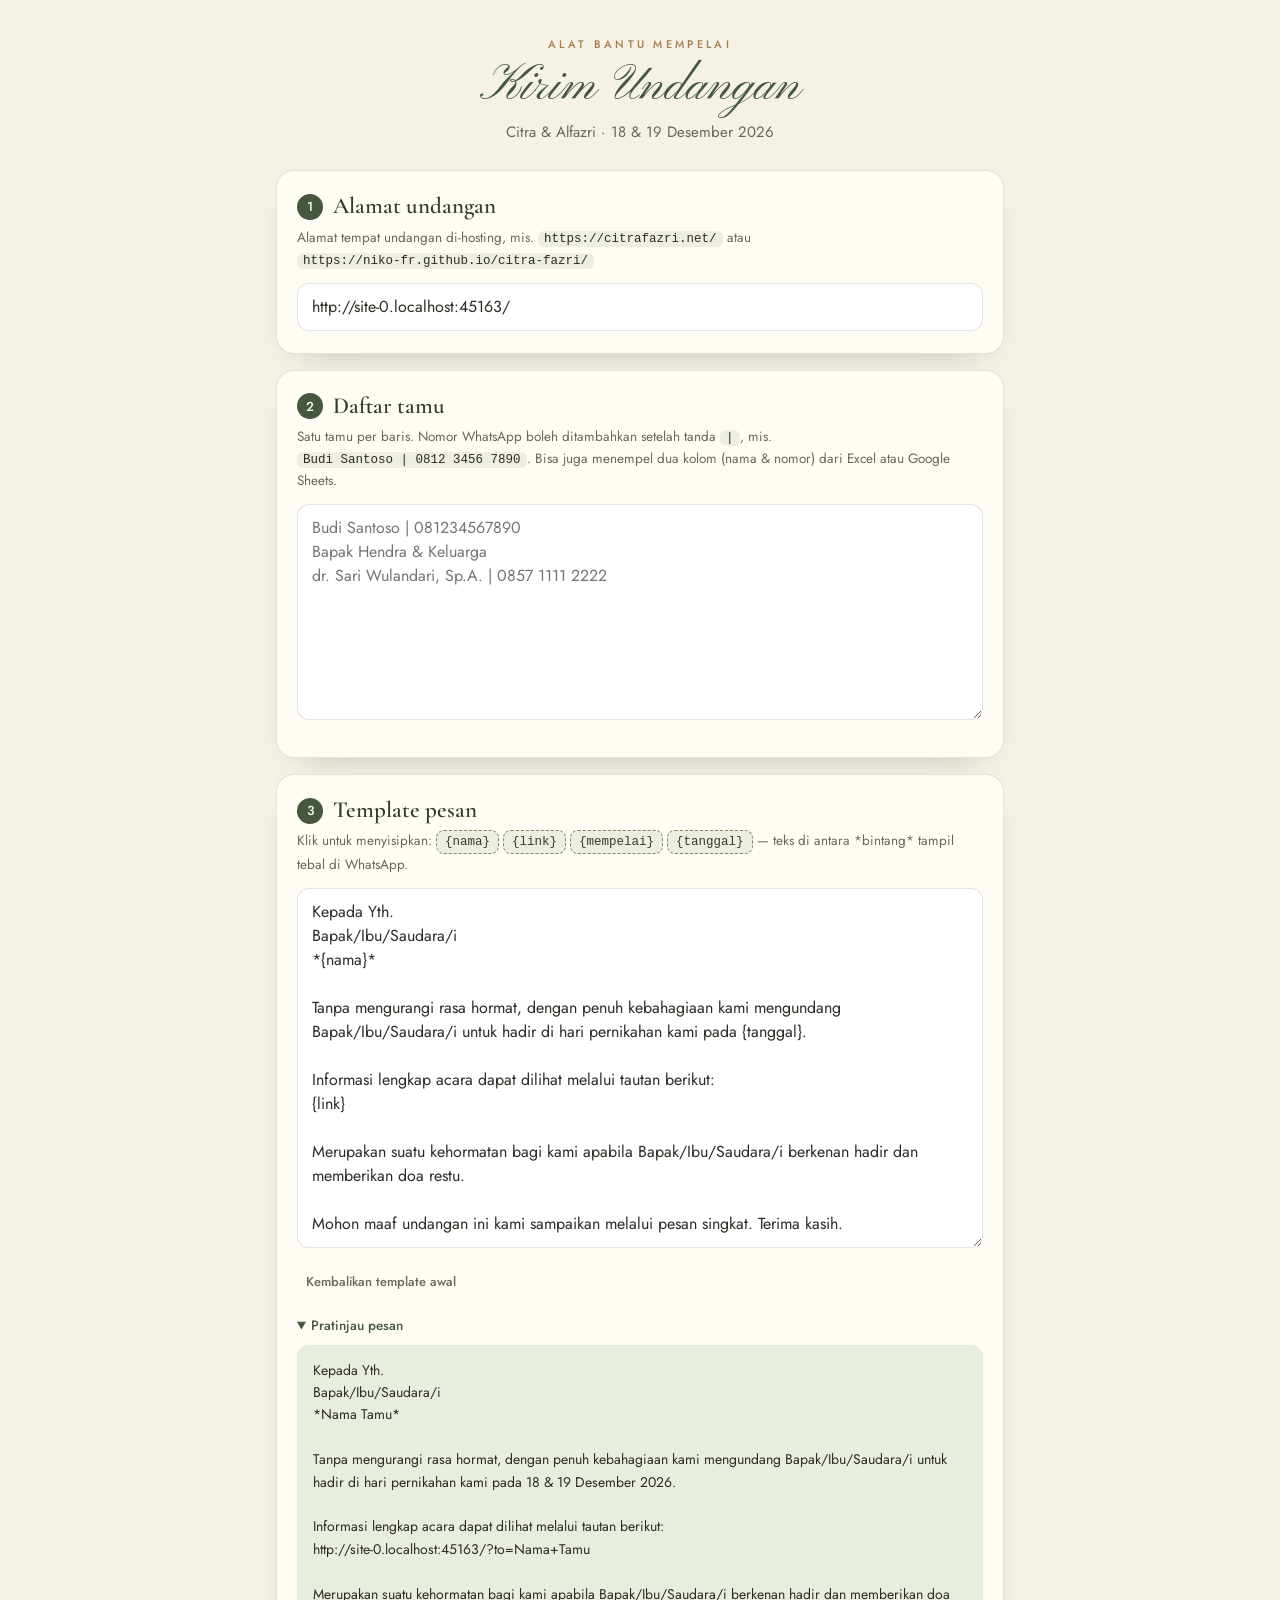
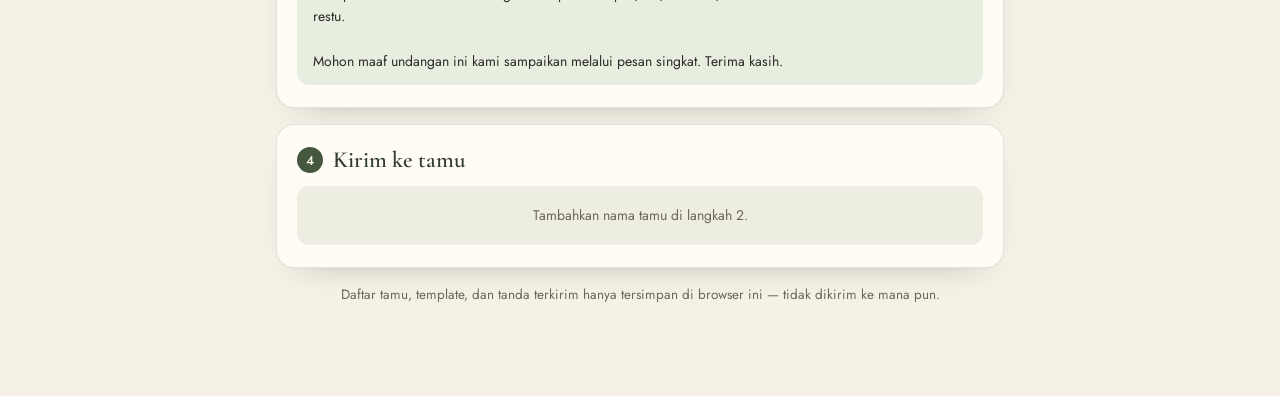
<file: kirim.html>
<!doctype html>
<html lang="id">
<head>
  <meta charset="utf-8">
  <meta name="viewport" content="width=device-width, initial-scale=1">
  <meta name="robots" content="noindex, nofollow">
  <title>Kirim Undangan</title>
  <link rel="preconnect" href="https://fonts.googleapis.com">
  <link rel="preconnect" href="https://fonts.gstatic.com" crossorigin>
  <link rel="stylesheet" href="https://fonts.googleapis.com/css2?family=Cormorant+Garamond:wght@500;600&family=Jost:wght@400;500&family=Pinyon+Script&display=swap">
  <style>
    :root {
      --bg: #F6F1E7;
      --paper: #FFFCF5;
      --tint: #EDEDE2;
      --ink: #2E2B25;
      --muted: #6B665A;
      --sage-900: #252E20;
      --sage-800: #323E2B;
      --sage-700: #46573F;
      --sage-500: #7A8A6B;
      --gold: #A27E48;
      --line: rgba(70, 87, 63, .16);
      --serif: "Cormorant Garamond", "Times New Roman", serif;
      --script: "Pinyon Script", cursive;
      --sans: "Jost", "Segoe UI", system-ui, sans-serif;
    }
    *, *::before, *::after { box-sizing: border-box; }
    [hidden] { display: none !important; }
    body { margin: 0; background: var(--bg); color: var(--ink); font: 400 15px/1.6 var(--sans); font-variant-numeric: lining-nums; }
    :focus-visible { outline: 2px solid var(--gold); outline-offset: 2px; }
    button, input, textarea { font: inherit; color: inherit; }

    .wrap { max-width: 760px; margin: 0 auto; padding: 36px 16px 80px; }
    .top { margin-bottom: 26px; text-align: center; }
    .eyebrow { margin: 0; font-size: 11px; font-weight: 500; letter-spacing: .3em; text-transform: uppercase; color: var(--gold); }
    h1 { margin: 2px 0 0; font-family: var(--script); font-weight: 400; font-size: 50px; line-height: 1.25; color: var(--sage-700); }
    .sub { margin: 2px 0 0; color: var(--muted); }

    .card { margin-bottom: 16px; padding: 22px 20px; background: var(--paper); border: 1px solid var(--line); border-radius: 18px; box-shadow: 0 14px 34px -26px rgba(37, 46, 32, .5); }
    .step { display: flex; align-items: center; gap: 10px; margin: 0 0 6px; font-family: var(--serif); font-size: 23px; font-weight: 600; line-height: 1.2; color: var(--sage-800); }
    .step__num { display: inline-grid; place-items: center; flex: none; width: 26px; height: 26px; border-radius: 50%; background: var(--sage-700); color: var(--paper); font: 500 13px/1 var(--sans); }
    .hint { margin: 0 0 12px; font-size: 13.5px; color: var(--muted); }
    .hint code { padding: 1px 6px; border-radius: 6px; background: var(--tint); font-size: 12.5px; color: var(--ink); white-space: nowrap; }
    .hint--after { margin: 8px 0 0; }

    .input { width: 100%; padding: 11px 14px; border: 1px solid var(--line); border-radius: 12px; background: #fff; font-size: 16px; line-height: 1.5; }
    .input:focus { outline: none; border-color: var(--sage-500); box-shadow: 0 0 0 3px rgba(122, 138, 107, .2); }
    textarea.input { min-height: 170px; resize: vertical; }
    .field-error { margin: 8px 0 0; font-size: 13px; color: #A3442F; }

    .btn { display: inline-flex; align-items: center; justify-content: center; gap: 6px; min-height: 38px; padding: 0 14px; border: 1px solid var(--line); border-radius: 999px; background: #fff; color: var(--sage-800); font-size: 13px; font-weight: 500; text-decoration: none; cursor: pointer; transition: background .2s, border-color .2s, color .2s; }
    .btn:hover { border-color: var(--sage-500); }
    .btn--primary { border-color: var(--sage-700); background: var(--sage-700); color: var(--paper); }
    .btn--primary:hover { background: var(--sage-800); }
    .btn--quiet { border-color: transparent; background: transparent; color: var(--muted); padding: 0 8px; }
    .btn--quiet:hover { color: var(--ink); border-color: transparent; }
    .row { display: flex; flex-wrap: wrap; align-items: center; gap: 8px; }

    .tag { padding: 1px 8px; border: 1px dashed var(--sage-500); border-radius: 8px; background: var(--tint); font-family: ui-monospace, Consolas, monospace; font-size: 12.5px; color: var(--sage-800); cursor: pointer; }
    .tag:hover { background: #fff; }

    details { margin-top: 14px; }
    summary { font-size: 13.5px; font-weight: 500; color: var(--sage-700); cursor: pointer; }
    .preview { margin-top: 8px; max-height: 340px; overflow: auto; padding: 14px 16px; border-radius: 12px; background: #E7EEDF; font-size: 14px; white-space: pre-wrap; overflow-wrap: anywhere; }

    .head { display: flex; flex-wrap: wrap; align-items: center; justify-content: space-between; gap: 10px; margin-bottom: 12px; }
    .head .step { margin: 0; }
    .progress { height: 8px; overflow: hidden; border-radius: 99px; background: var(--tint); }
    .progress__bar { width: 0; height: 100%; border-radius: inherit; background: var(--sage-700); transition: width .3s; }
    .progress-text { margin: 8px 0 14px; font-size: 13px; color: var(--muted); }
    .filters { display: inline-flex; padding: 3px; border-radius: 999px; background: var(--tint); }
    .filters button { padding: 6px 14px; border: 0; border-radius: 999px; background: transparent; font-size: 13px; color: var(--muted); cursor: pointer; }
    .filters button[aria-pressed="true"] { background: #fff; color: var(--sage-800); box-shadow: 0 1px 3px rgba(0, 0, 0, .08); }
    .empty { margin: 4px 0 0; padding: 18px; border-radius: 12px; background: var(--tint); font-size: 14px; text-align: center; color: var(--muted); }

    .guests { margin: 6px 0 0; padding: 0; list-style: none; }
    .guest { display: flex; gap: 12px; padding: 14px 0; border-top: 1px solid var(--line); }
    .guest__check { padding-top: 2px; }
    .guest__check input { width: 20px; height: 20px; margin: 0; accent-color: var(--sage-700); cursor: pointer; }
    .guest__main { flex: 1; min-width: 0; }
    .guest__name { display: flex; flex-wrap: wrap; align-items: baseline; gap: 2px 10px; margin: 0; }
    .guest__name strong { font-weight: 500; overflow-wrap: anywhere; }
    .guest__phone { font-size: 12.5px; color: var(--muted); }
    .guest__phone.is-warn { color: #A3442F; }
    .guest__link { display: block; margin: 2px 0 8px; font-size: 12.5px; color: var(--sage-700); overflow-wrap: anywhere; }
    .guest__actions { display: grid; grid-template-columns: 1fr 1fr; gap: 8px; }
    .guest__actions .btn--primary { grid-column: span 2; }
    @media (min-width: 560px) {
      .guest__actions { display: flex; flex-wrap: wrap; }
    }
    .guest.is-sent .guest__name strong { color: var(--muted); }
    .guest.is-sent .guest__name::after { content: "Terkirim"; padding: 0 8px; border-radius: 99px; background: #E1EAD7; font-size: 11px; line-height: 1.7; color: #3D5A2F; }

    .toast { position: fixed; left: 50%; bottom: 20px; z-index: 10; max-width: calc(100% - 32px); padding: 10px 18px; border-radius: 999px; background: var(--sage-900); color: var(--paper); font-size: 13px; text-align: center; opacity: 0; transform: translate(-50%, 10px); pointer-events: none; transition: opacity .25s, transform .25s; }
    .toast.is-show { opacity: 1; transform: translate(-50%, 0); }

    @media (prefers-reduced-motion: reduce) { * { transition: none !important; } }
  </style>
</head>
<body>
  <div class="wrap">
    <header class="top">
      <p class="eyebrow">Alat bantu mempelai</p>
      <h1>Kirim Undangan</h1>
      <p class="sub" id="coupleInfo"></p>
    </header>

    <section class="card">
      <h2 class="step"><span class="step__num">1</span>Alamat undangan</h2>
      <p class="hint">Alamat tempat undangan di-hosting, mis. <code>https://citrafazri.net/</code> atau <code>https://niko-fr.github.io/citra-fazri/</code></p>
      <input class="input" id="baseUrl" type="url" inputmode="url" autocomplete="off" spellcheck="false" placeholder="https://…">
      <p class="field-error" id="baseError" role="alert" hidden></p>
    </section>

    <section class="card">
      <h2 class="step"><span class="step__num">2</span>Daftar tamu</h2>
      <p class="hint">Satu tamu per baris. Nomor WhatsApp boleh ditambahkan setelah tanda <code>|</code>, mis. <code>Budi Santoso | 0812 3456 7890</code>. Bisa juga menempel dua kolom (nama &amp; nomor) dari Excel atau Google Sheets.</p>
      <textarea class="input" id="guests" rows="8" spellcheck="false" placeholder="Budi Santoso | 081234567890&#10;Bapak Hendra &amp; Keluarga&#10;dr. Sari Wulandari, Sp.A. | 0857 1111 2222"></textarea>
      <p class="hint hint--after" id="guestCount"></p>
    </section>

    <section class="card">
      <h2 class="step"><span class="step__num">3</span>Template pesan</h2>
      <p class="hint">
        Klik untuk menyisipkan:
        <button class="tag" type="button" data-insert="{nama}">{nama}</button>
        <button class="tag" type="button" data-insert="{link}">{link}</button>
        <button class="tag" type="button" data-insert="{mempelai}">{mempelai}</button>
        <button class="tag" type="button" data-insert="{tanggal}">{tanggal}</button>
        — teks di antara *bintang* tampil tebal di WhatsApp.
      </p>
      <textarea class="input" id="template" rows="14"></textarea>
      <div class="row" style="margin-top:8px">
        <button class="btn btn--quiet" type="button" id="resetTemplate">Kembalikan template awal</button>
      </div>
      <details open>
        <summary id="previewLabel">Pratinjau pesan</summary>
        <div class="preview" id="preview"></div>
      </details>
    </section>

    <section class="card">
      <div class="head">
        <h2 class="step"><span class="step__num">4</span>Kirim ke tamu</h2>
        <div class="row" id="tools">
          <button class="btn" type="button" id="copyAll">Salin semua link</button>
          <button class="btn" type="button" id="downloadCsv">Unduh CSV</button>
        </div>
      </div>
      <p class="empty" id="emptyState"></p>
      <div id="sendArea">
        <div class="progress"><div class="progress__bar" id="progressBar"></div></div>
        <p class="progress-text" id="progressText"></p>
        <div class="row" style="justify-content:space-between">
          <div class="filters" role="group" aria-label="Saring tamu">
            <button type="button" data-filter="all" aria-pressed="true">Semua</button>
            <button type="button" data-filter="todo" aria-pressed="false">Belum dikirim</button>
            <button type="button" data-filter="sent" aria-pressed="false">Terkirim</button>
          </div>
          <button class="btn btn--quiet" type="button" id="resetSent">Hapus semua tanda terkirim</button>
        </div>
        <ul class="guests" id="guestList"></ul>
      </div>
    </section>

    <p class="hint" style="text-align:center">Daftar tamu, template, dan tanda terkirim hanya tersimpan di browser ini — tidak dikirim ke mana pun.</p>
  </div>

  <div class="toast" id="toast" role="status" aria-live="polite"></div>

  <script src="js/config.js"></script>
  <script>
  (function () {
    'use strict';

    const C = window.UNDANGAN || {};
    const $ = sel => document.querySelector(sel);
    const STORE_KEY = 'undangan-kirim';

    const store = {
      get() { try { return JSON.parse(localStorage.getItem(STORE_KEY)) || {}; } catch (e) { return {}; } },
      set(patch) { try { localStorage.setItem(STORE_KEY, JSON.stringify(Object.assign(store.get(), patch))); } catch (e) { /* abaikan */ } }
    };

    /* ---------- Data dari config.js ---------- */
    const people = C.groom && C.bride ? (C.brideFirst ? [C.bride, C.groom] : [C.groom, C.bride]) : null;
    const couple = people ? people.map(p => p.nickname).join(' & ') : 'Kedua Mempelai';
    /* {tanggal}: satu hari → "Sabtu, 19 Desember 2026"; beberapa hari di bulan yang sama →
       "18 & 19 Desember 2026"; selain itu → "31 Desember 2026 & 1 Januari 2027" */
    const tanggal = (function () {
      const evs = C.events || [];
      if (!evs.length) return '';
      const fmt = opts => iso => new Intl.DateTimeFormat('id-ID', Object.assign({ timeZone: C.timeZone || 'Asia/Jakarta' }, opts)).format(new Date(iso));
      const full = fmt({ weekday: 'long', day: 'numeric', month: 'long', year: 'numeric' });
      const day = fmt({ day: 'numeric' });
      const monthYear = fmt({ month: 'long', year: 'numeric' });
      const dayMonthYear = fmt({ day: 'numeric', month: 'long', year: 'numeric' });
      const uniq = list => list.filter((v, i) => list.indexOf(v) === i);
      const dates = uniq(evs.map(ev => dayMonthYear(ev.start)));
      if (dates.length === 1) return full(evs[0].start);
      const months = uniq(evs.map(ev => monthYear(ev.start)));
      if (months.length === 1) return uniq(evs.map(ev => day(ev.start))).join(' & ') + ' ' + months[0];
      return dates.join(' & ');
    })();

    const DEFAULT_TEMPLATE = [
      'Kepada Yth.',
      'Bapak/Ibu/Saudara/i',
      '*{nama}*',
      '',
      'Tanpa mengurangi rasa hormat, dengan penuh kebahagiaan kami mengundang Bapak/Ibu/Saudara/i untuk hadir di hari pernikahan kami pada {tanggal}.',
      '',
      'Informasi lengkap acara dapat dilihat melalui tautan berikut:',
      '{link}',
      '',
      'Merupakan suatu kehormatan bagi kami apabila Bapak/Ibu/Saudara/i berkenan hadir dan memberikan doa restu.',
      '',
      'Mohon maaf undangan ini kami sampaikan melalui pesan singkat. Terima kasih.',
      '',
      'Kami yang berbahagia,',
      '*{mempelai}*'
    ].join('\n');

    const els = {
      base: $('#baseUrl'), baseError: $('#baseError'),
      guests: $('#guests'), guestCount: $('#guestCount'),
      template: $('#template'), preview: $('#preview'), previewLabel: $('#previewLabel'),
      empty: $('#emptyState'), sendArea: $('#sendArea'), tools: $('#tools'),
      list: $('#guestList'), bar: $('#progressBar'), progress: $('#progressText')
    };

    let filter = 'all';
    let current = { base: null, guests: [] };
    const sent = new Set(store.get().sent || []);

    /* ---------- Helper ---------- */
    function h(tag, props, ...children) {
      const el = document.createElement(tag);
      Object.keys(props || {}).forEach(k => {
        const v = props[k];
        if (v == null || v === false) return;
        if (k === 'class') el.className = v;
        else if (k.slice(0, 2) === 'on') el.addEventListener(k.slice(2), v);
        else el.setAttribute(k, v);
      });
      children.forEach(c => { if (c != null && c !== '') el.append(c instanceof Node ? c : String(c)); });
      return el;
    }

    let toastTimer;
    function toast(msg) {
      const t = $('#toast');
      t.textContent = msg;
      t.classList.add('is-show');
      clearTimeout(toastTimer);
      toastTimer = setTimeout(() => t.classList.remove('is-show'), 2200);
    }

    async function copy(text, done) {
      let ok = false;
      try { await navigator.clipboard.writeText(text); ok = true; }
      catch (e) {
        const ta = h('textarea', { readonly: '', style: 'position:fixed;top:0;left:0;opacity:0' });
        ta.value = text;
        document.body.append(ta);
        ta.select();
        try { ok = document.execCommand('copy'); } catch (_) { /* abaikan */ }
        ta.remove();
      }
      toast(ok ? done : 'Gagal menyalin, silakan salin manual');
    }

    /* ---------- Olah input ---------- */
    function parseBase(value) {
      let v = value.trim();
      if (!v) return { url: null, error: '' };
      if (!/^https?:\/\//i.test(v)) v = 'https://' + v;
      try {
        const u = new URL(v);
        u.hash = '';
        u.searchParams.delete('to');
        return { url: u, error: '' };
      } catch (e) {
        return { url: null, error: 'Alamat tidak valid. Contoh: https://citrafazri.net/' };
      }
    }

    /* '' = tanpa nomor, null = nomor tidak valid */
    function normalizePhone(raw) {
      let d = String(raw || '').replace(/\D/g, '');
      if (!d) return '';
      if (d.charAt(0) === '0') d = '62' + d.slice(1);
      else if (d.charAt(0) === '8') d = '62' + d;
      return d.length >= 10 && d.length <= 15 ? d : null;
    }

    function parseGuests(text) {
      return text.split(/\r?\n/).map(line => {
        const parts = line.split(/\t|\|/);
        return {
          name: (parts[0] || '').replace(/\s+/g, ' ').trim(),
          phone: normalizePhone(parts[1])
        };
      }).filter(g => g.name);
    }

    const keyOf = g => g.name.toLowerCase() + '|' + (g.phone || '');

    function guestLink(base, name) {
      const u = new URL(base.href);
      u.searchParams.set('to', name);
      return u.href;
    }

    function fillTemplate(tpl, name, link) {
      const values = { nama: name, link: link, mempelai: couple, tanggal: tanggal };
      return tpl.replace(/\{(nama|link|mempelai|tanggal)\}/g, (_, k) => values[k]);
    }

    const waLink = (phone, text) => 'https://wa.me/' + (phone || '') + '?text=' + encodeURIComponent(text);

    /* ---------- Tampilan ---------- */
    function updateProgress() {
      const total = current.guests.length;
      const done = current.guests.filter(g => sent.has(keyOf(g))).length;
      els.bar.style.width = total ? (done / total * 100) + '%' : '0';
      els.progress.textContent = done + ' dari ' + total + ' tamu sudah dikirimi undangan';
    }

    function setSent(g, value, li, check) {
      const k = keyOf(g);
      if (value) sent.add(k); else sent.delete(k);
      store.set({ sent: Array.from(sent) });
      li.classList.toggle('is-sent', value);
      check.checked = value;
      updateProgress();
      if (filter !== 'all') setTimeout(render, 700);
    }

    function guestRow(g) {
      const link = guestLink(current.base, g.name);
      const text = fillTemplate(els.template.value, g.name, link);
      const isSent = sent.has(keyOf(g));
      const check = h('input', { type: 'checkbox', 'aria-label': 'Tandai ' + g.name + ' sudah dikirim' });
      check.checked = isSent;
      const li = h('li', { class: 'guest' + (isSent ? ' is-sent' : '') });

      const phoneInfo = g.phone
        ? '+' + g.phone
        : g.phone === null ? 'Nomor tidak valid — pilih kontak manual' : 'Tanpa nomor — pilih kontak di WhatsApp';

      check.addEventListener('change', () => setSent(g, check.checked, li, check));
      li.append(
        h('label', { class: 'guest__check' }, check),
        h('div', { class: 'guest__main' },
          h('p', { class: 'guest__name' },
            h('strong', null, g.name),
            h('span', { class: 'guest__phone' + (g.phone === null ? ' is-warn' : '') }, phoneInfo)
          ),
          h('a', { class: 'guest__link', href: link, target: '_blank', rel: 'noopener' }, link),
          h('div', { class: 'guest__actions' },
            h('a', {
              class: 'btn btn--primary', href: waLink(g.phone, text), target: '_blank', rel: 'noopener',
              onclick: () => setTimeout(() => setSent(g, true, li, check), 0)
            }, 'Kirim WhatsApp'),
            h('button', { type: 'button', class: 'btn', onclick: () => copy(text, 'Pesan untuk ' + g.name + ' disalin') }, 'Salin pesan'),
            h('button', { type: 'button', class: 'btn', onclick: () => copy(link, 'Link disalin') }, 'Salin link')
          )
        )
      );
      return li;
    }

    function render() {
      const base = parseBase(els.base.value);
      els.baseError.textContent = base.error;
      els.baseError.hidden = !base.error;
      const guests = parseGuests(els.guests.value);
      current = { base: base.url, guests: guests };

      const withPhone = guests.filter(g => g.phone).length;
      const invalid = guests.filter(g => g.phone === null).length;
      els.guestCount.textContent = guests.length
        ? guests.length + ' tamu · ' + withPhone + ' dengan nomor WhatsApp' + (invalid ? ' · ' + invalid + ' nomor tidak valid' : '')
        : '';

      const sample = guests[0] ? guests[0].name : 'Nama Tamu';
      els.previewLabel.textContent = guests[0] ? 'Pratinjau pesan untuk ' + sample : 'Pratinjau pesan';
      els.preview.textContent = fillTemplate(els.template.value, sample, base.url ? guestLink(base.url, sample) : '(link undangan)');

      const notice = !base.url
        ? 'Isi alamat undangan di langkah 1 untuk membuat link.'
        : !guests.length ? 'Tambahkan nama tamu di langkah 2.' : '';
      els.empty.textContent = notice;
      els.empty.hidden = !notice;
      els.sendArea.hidden = !!notice;
      els.tools.hidden = !!notice;
      els.list.textContent = '';
      if (notice) return;

      updateProgress();
      guests.forEach(g => {
        const isSent = sent.has(keyOf(g));
        if ((filter === 'todo' && isSent) || (filter === 'sent' && !isSent)) return;
        els.list.append(guestRow(g));
      });
      if (!els.list.children.length) {
        els.list.append(h('li', { class: 'empty' },
          filter === 'sent' ? 'Belum ada tamu yang ditandai terkirim.' : 'Semua tamu sudah dikirimi undangan.'));
      }
    }

    /* ---------- Ekspor ---------- */
    function exportRows() {
      return current.guests.map(g => {
        const link = guestLink(current.base, g.name);
        return [g.name, g.phone || '', link, fillTemplate(els.template.value, g.name, link)];
      });
    }

    $('#copyAll').addEventListener('click', () => {
      const text = exportRows().map(r => r[0] + '\t' + r[2]).join('\n');
      copy(text, current.guests.length + ' link disalin — bisa ditempel ke Excel/Google Sheets');
    });

    $('#downloadCsv').addEventListener('click', () => {
      const cell = v => '"' + String(v).replace(/"/g, '""') + '"';
      const rows = [['Nama', 'WhatsApp', 'Link', 'Pesan']].concat(exportRows());
      const csv = '﻿' + rows.map(r => r.map(cell).join(',')).join('\r\n');
      const url = URL.createObjectURL(new Blob([csv], { type: 'text/csv;charset=utf-8' }));
      const a = h('a', { href: url, download: 'link-undangan.csv' });
      document.body.append(a);
      a.click();
      a.remove();
      setTimeout(() => URL.revokeObjectURL(url), 1000);
    });

    /* ---------- Event ---------- */
    let timer;
    function onEdit() {
      clearTimeout(timer);
      timer = setTimeout(() => {
        store.set({ base: els.base.value, guests: els.guests.value, template: els.template.value });
        render();
      }, 150);
    }
    [els.base, els.guests, els.template].forEach(el => el.addEventListener('input', onEdit));

    document.querySelectorAll('[data-insert]').forEach(btn => {
      btn.addEventListener('click', () => {
        const ta = els.template;
        ta.focus();
        ta.setRangeText(btn.dataset.insert, ta.selectionStart, ta.selectionEnd, 'end');
        onEdit();
      });
    });

    $('#resetTemplate').addEventListener('click', () => {
      els.template.value = DEFAULT_TEMPLATE;
      onEdit();
    });

    document.querySelectorAll('[data-filter]').forEach(btn => {
      btn.addEventListener('click', () => {
        filter = btn.dataset.filter;
        document.querySelectorAll('[data-filter]').forEach(b => b.setAttribute('aria-pressed', String(b === btn)));
        render();
      });
    });

    $('#resetSent').addEventListener('click', () => {
      if (!sent.size || !window.confirm('Hapus semua tanda "terkirim"?')) return;
      sent.clear();
      store.set({ sent: [] });
      render();
    });

    /* ---------- Mulai ---------- */
    const saved = store.get();
    const hosted = /^https?:$/.test(location.protocol) ? new URL('./', location.href).href : '';
    els.base.value = saved.base != null ? saved.base : hosted;
    els.guests.value = saved.guests || '';
    els.template.value = saved.template || DEFAULT_TEMPLATE;
    $('#coupleInfo').textContent = couple + (tanggal ? ' · ' + tanggal : '');
    render();
  })();
  </script>
</body>
</html>
</file>
